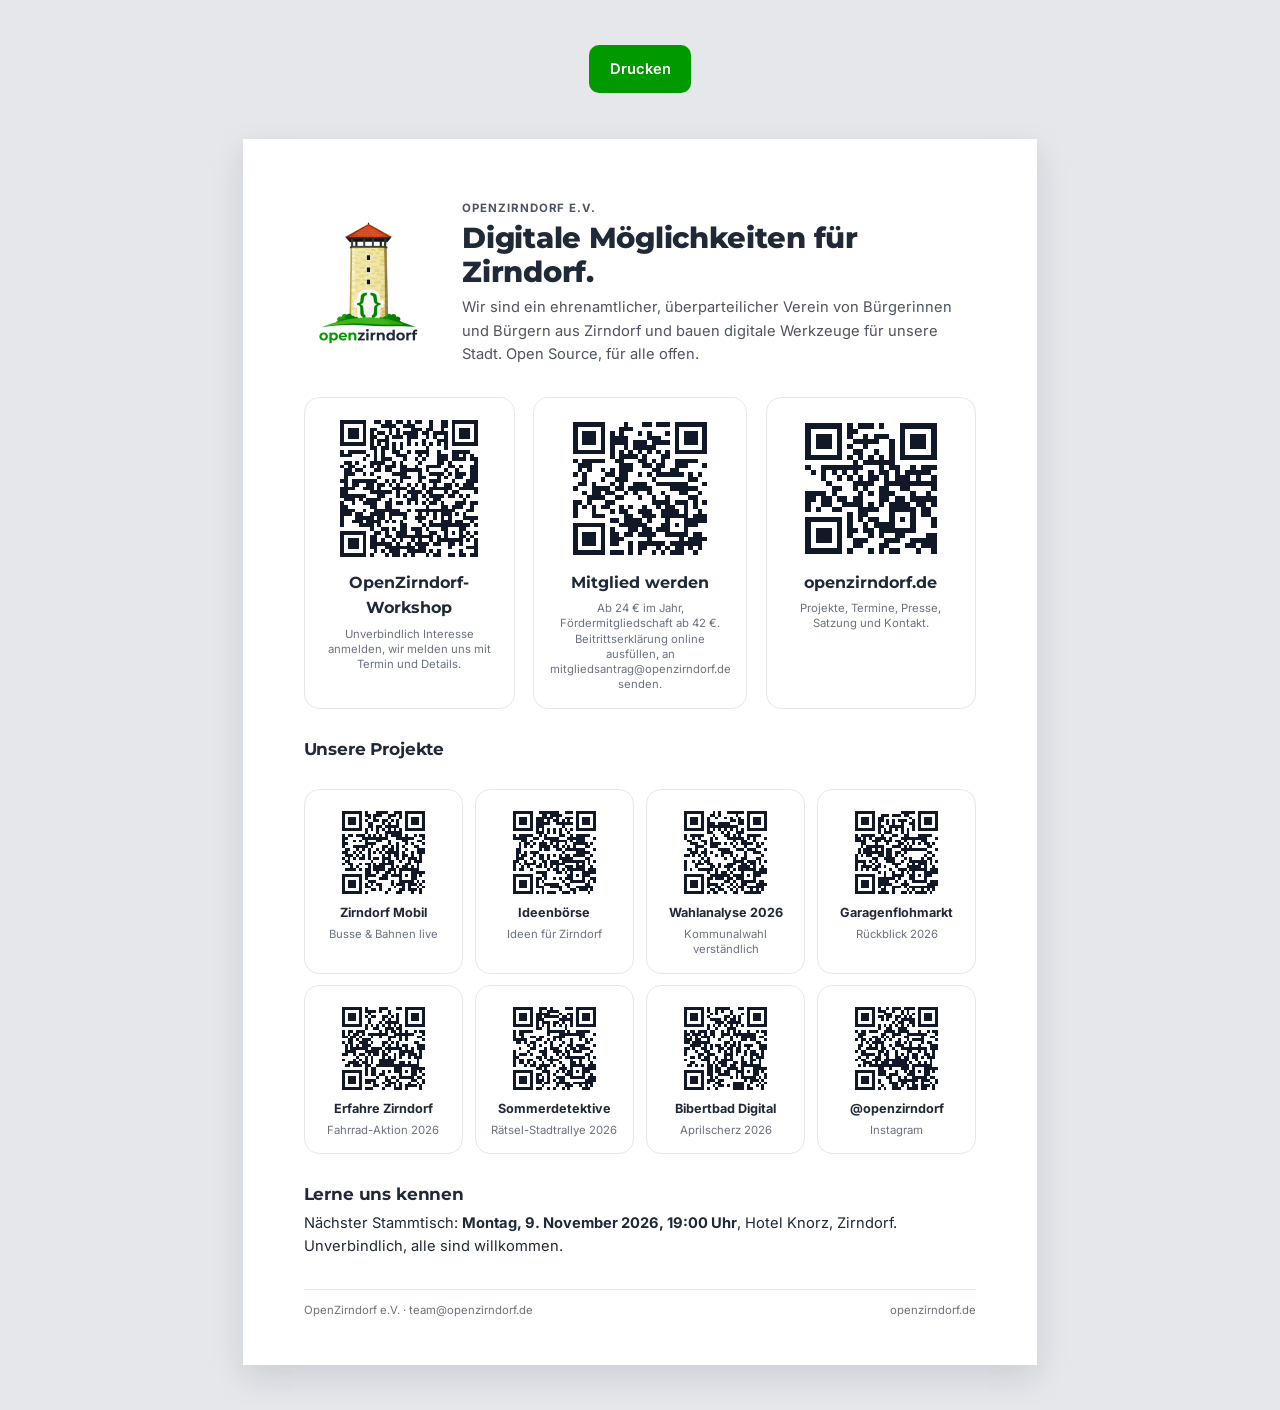
<file: handzettel.html>
<!doctype html>
<html lang="de">
<head>
  <meta charset="utf-8" />
  <meta name="viewport" content="width=device-width, initial-scale=1" />
  <title>OpenZirndorf – Handzettel</title>
  <meta name="robots" content="noindex" />
  <link rel="icon" href="assets/img/favicon.svg" type="image/svg+xml" />
  <link rel="stylesheet" href="assets/styles.css" />
  <style>
    @page { size: A4; margin: 0; }
    body { background: #E5E7EB; font-size: 11pt; }
    .sheet {
      width: 210mm; min-height: 297mm; margin: 12mm auto; background: #fff; padding: 16mm 16mm 12mm;
      display: flex; flex-direction: column; gap: 8mm; box-shadow: var(--shadow-lg);
    }
    .head { display: flex; align-items: center; gap: 8mm; }
    .head img { width: 34mm; }
    .head h1 { font-size: 22pt; font-weight: 800; margin: 1mm 0 2mm; }
    .head p { color: var(--ink-2); }
    .main-qr { display: grid; grid-template-columns: repeat(3, 1fr); gap: 5mm; }
    .main-qr div, .app-qr div { border: 1px solid var(--line); border-radius: 4mm; padding: 4mm; text-align: center; display: flex; flex-direction: column; gap: 1.5mm; align-items: center; }
    .main-qr img { width: 40mm; }
    .main-qr strong { font-family: var(--font-head); font-size: 12pt; }
    .main-qr span, .app-qr span { color: var(--ink-3); font-size: 8.5pt; line-height: 1.35; }
    h2 { font-size: 13pt; }
    .app-qr { display: grid; grid-template-columns: repeat(4, 1fr); gap: 3mm; }
    .app-qr img { width: 25mm; }
    .app-qr strong { font-size: 9.5pt; line-height: 1.25; }
    .foot { margin-top: auto; display: flex; justify-content: space-between; color: var(--ink-3); font-size: 8.5pt; border-top: 1px solid var(--line); padding-top: 3mm; }
    .print-hint { text-align: center; margin: 12mm auto 0; }
    @media print {
      body { background: #fff; }
      .sheet { margin: 0; box-shadow: none; }
      .print-hint { display: none; }
    }
  </style>
</head>
<body>
  <p class="print-hint"><button class="btn btn-primary" type="button" onclick="print()">Drucken</button></p>
  <article class="sheet">
    <header class="head">
      <img src="assets/img/logo.png" alt="OpenZirndorf" />
      <div>
        <p class="eyebrow">OpenZirndorf e.V.</p>
        <h1>Digitale Möglichkeiten für Zirndorf.</h1>
        <p>Wir sind ein ehrenamtlicher, überparteilicher Verein von Bürgerinnen und Bürgern aus Zirndorf und bauen digitale Werkzeuge für unsere Stadt. Open Source, für alle offen.</p>
      </div>
    </header>

    <section class="main-qr">
      <div><img src="assets/qr/workshop.svg" alt="" /><strong>OpenZirndorf-Workshop</strong><span>Unverbindlich Interesse anmelden, wir melden uns mit Termin und Details.</span></div>
      <div><img src="assets/qr/beitritt.svg" alt="" /><strong>Mitglied werden</strong><span>Ab 24 € im Jahr, Fördermitgliedschaft ab 42 €. Beitrittserklärung online ausfüllen, an mitgliedsantrag@openzirndorf.de senden.</span></div>
      <div><img src="assets/qr/website.svg" alt="" /><strong>openzirndorf.de</strong><span>Projekte, Termine, Presse, Satzung und Kontakt.</span></div>
    </section>

    <section>
      <h2>Unsere Projekte</h2>
    </section>
    <section class="app-qr">
      <div><img src="assets/qr/mobil.svg" alt="" /><strong>Zirndorf Mobil</strong><span>Busse &amp; Bahnen live</span></div>
      <div><img src="assets/qr/ideen.svg" alt="" /><strong>Ideenbörse</strong><span>Ideen für Zirndorf</span></div>
      <div><img src="assets/qr/wahl2026.svg" alt="" /><strong>Wahlanalyse 2026</strong><span>Kommunalwahl verständlich</span></div>
      <div><img src="assets/qr/garagenflohmarkt.svg" alt="" /><strong>Garagenflohmarkt</strong><span>Rückblick 2026</span></div>
      <div><img src="assets/qr/erfahre.svg" alt="" /><strong>Erfahre Zirndorf</strong><span>Fahrrad-Aktion 2026</span></div>
      <div><img src="assets/qr/sommerdetektive.svg" alt="" /><strong>Sommerdetektive</strong><span>Rätsel-Stadtrallye 2026</span></div>
      <div><img src="assets/qr/bad.svg" alt="" /><strong>Bibertbad Digital</strong><span>Aprilscherz 2026</span></div>
      <div><img src="assets/qr/instagram.svg" alt="" /><strong>@openzirndorf</strong><span>Instagram</span></div>
    </section>

    <section>
      <h2>Lerne uns kennen</h2>
      <p style="margin-top:2mm">Nächster Stammtisch: <strong>Montag, 9. November 2026, 19:00 Uhr</strong>, Hotel Knorz, Zirndorf. Unverbindlich, alle sind willkommen.</p>
    </section>

    <footer class="foot">
      <span>OpenZirndorf e.V. · team@openzirndorf.de</span>
      <span>openzirndorf.de</span>
    </footer>
  </article>
</body>
</html>
</file>
<file: assets/styles.css>
/* OpenZirndorf – Demo-Seite für den Messestand
   Farben/Typo nach den OpenZirndorf Design Tokens v1 (openzirndorf.de). */

@font-face { font-family: 'Inter'; font-style: normal; font-weight: 400 800; font-display: swap;
  src: url('fonts/inter-latin-6ab57b.woff2') format('woff2');
  unicode-range: U+0000-00FF, U+0131, U+0152-0153, U+02BB-02BC, U+02C6, U+02DA, U+02DC, U+0304, U+0308, U+0329, U+2000-206F, U+20AC, U+2122, U+2191, U+2193, U+2212, U+2215, U+FEFF, U+FFFD; }
@font-face { font-family: 'Inter'; font-style: normal; font-weight: 400 800; font-display: swap;
  src: url('fonts/inter-latin-ext-b6db4a.woff2') format('woff2');
  unicode-range: U+0100-02BA, U+02BD-02C5, U+02C7-02CC, U+02CE-02D7, U+02DD-02FF, U+0304, U+0308, U+0329, U+1D00-1DBF, U+1E00-1E9F, U+1EF2-1EFF, U+2020, U+20A0-20AB, U+20AD-20C0, U+2113, U+2C60-2C7F, U+A720-A7FF; }
@font-face { font-family: 'Montserrat'; font-style: normal; font-weight: 700 800; font-display: swap;
  src: url('fonts/montserrat-latin-49e242.woff2') format('woff2');
  unicode-range: U+0000-00FF, U+0131, U+0152-0153, U+02BB-02BC, U+02C6, U+02DA, U+02DC, U+0304, U+0308, U+0329, U+2000-206F, U+20AC, U+2122, U+2191, U+2193, U+2212, U+2215, U+FEFF, U+FFFD; }
@font-face { font-family: 'Montserrat'; font-style: normal; font-weight: 700 800; font-display: swap;
  src: url('fonts/montserrat-latin-ext-1e82e2.woff2') format('woff2');
  unicode-range: U+0100-02BA, U+02BD-02C5, U+02C7-02CC, U+02CE-02D7, U+02DD-02FF, U+0304, U+0308, U+0329, U+1D00-1DBF, U+1E00-1E9F, U+1EF2-1EFF, U+2020, U+20A0-20AB, U+20AD-20C0, U+2113, U+2C60-2C7F, U+A720-A7FF; }

:root {
  --green: #009A00;
  --green-hover: #007a00;
  --green-text: #006600;
  --green-tint: #eef7e6;
  --orange: #d96020;
  --ink: #1F2937;
  --ink-2: #4B5563;
  --ink-3: #6B7280;
  --line: #E5E7EB;
  --surface: #FFFFFF;
  --bg: #F7F8F6;
  --dark: #111827;

  --font-head: 'Montserrat', 'Inter', system-ui, sans-serif;
  --font-body: 'Inter', 'Segoe UI', system-ui, sans-serif;

  --radius: 10px;
  --radius-lg: 18px;
  --shadow: 0 1px 2px rgba(17,24,39,.05), 0 2px 8px rgba(17,24,39,.06);
  --shadow-lg: 0 12px 32px rgba(17,24,39,.12);
  --topbar-h: 72px;
  --gutter: clamp(16px, 3.2vw, 48px);
  --max: 1360px;
}

*, *::before, *::after { box-sizing: border-box; }
html { -webkit-text-size-adjust: 100%; }
body {
  margin: 0;
  background: var(--bg);
  color: var(--ink);
  font-family: var(--font-body);
  font-size: clamp(16px, 0.35vw + 14px, 19px);
  line-height: 1.6;
  -webkit-font-smoothing: antialiased;
  -webkit-tap-highlight-color: transparent;
  overflow-x: hidden;
}
img { max-width: 100%; display: block; }
a { color: inherit; }
h1, h2, h3 { font-family: var(--font-head); line-height: 1.15; margin: 0; letter-spacing: -0.01em; }
p { margin: 0; }
svg { width: 1.25em; height: 1.25em; fill: none; stroke: currentColor; stroke-width: 2; stroke-linecap: round; stroke-linejoin: round; flex-shrink: 0; }
:focus-visible { outline: 3px solid var(--green); outline-offset: 3px; border-radius: 6px; }

.container { width: 100%; max-width: var(--max); margin: 0 auto; padding: 0 var(--gutter); }
.eyebrow { font-size: .78em; font-weight: 700; letter-spacing: .08em; text-transform: uppercase; color: var(--green-text); }
.accent { color: var(--green); }
.fine { font-size: .86em; color: var(--ink-3); }
[hidden] { display: none !important; }

/* ===== Buttons ===== */
.btn {
  display: inline-flex; align-items: center; justify-content: center; gap: .5em;
  min-height: 48px; padding: .7em 1.3em;
  border-radius: var(--radius); border: 1.5px solid transparent;
  font: 600 1em/1.2 var(--font-body); text-decoration: none; cursor: pointer;
  transition: background .15s, border-color .15s, color .15s, transform .1s;
  user-select: none;
}
.btn:active { transform: scale(.98); }
.btn-lg { min-height: 56px; padding: .85em 1.6em; font-size: 1.04em; }
.btn-sm { min-height: 40px; padding: .45em .9em; font-size: .9em; }
.btn-primary { background: var(--green); color: #fff; }
.btn-primary:hover { background: var(--green-hover); }
.btn-secondary { background: var(--ink); color: #fff; }
.btn-secondary:hover { background: #374151; }
.btn-ghost { background: var(--surface); color: var(--ink); border-color: var(--line); }
.btn-ghost:hover { border-color: #C7CBD1; }
.btn-ghost svg { fill: currentColor; stroke: none; }

.icon-btn {
  display: inline-grid; place-items: center; width: 48px; height: 48px;
  border-radius: var(--radius); border: 1.5px solid var(--line); background: var(--surface);
  color: var(--ink); cursor: pointer;
}
.icon-btn:hover { border-color: #C7CBD1; }

/* ===== Kopfzeile ===== */
.topbar {
  position: sticky; top: 0; z-index: 20;
  height: var(--topbar-h);
  display: grid; grid-template-columns: 1fr auto 1fr; align-items: center; gap: 16px;
  padding: 0 var(--gutter);
  background: rgba(255,255,255,.94);
  backdrop-filter: saturate(1.4) blur(10px);
  border-bottom: 1px solid var(--line);
}
.brand { display: flex; align-items: center; gap: 10px; text-decoration: none; min-width: 0; }
.brand-logo { width: 48px; height: 48px; object-fit: contain; object-position: top; }
.brand-text { font-family: var(--font-head); font-weight: 800; font-size: 1.15em; white-space: nowrap; }
.brand-open { color: var(--green); }
.brand-ev { color: var(--ink-3); font-weight: 700; }
.tabs { display: flex; gap: 4px; background: var(--bg); border: 1px solid var(--line); padding: 4px; border-radius: 12px; }
.tabs a {
  padding: .55em 1.15em; border-radius: 9px; text-decoration: none; font-weight: 600; color: var(--ink-2);
  white-space: nowrap; min-height: 44px; display: inline-flex; align-items: center;
}
.tabs a:hover { color: var(--ink); }
.tabs a[aria-current="page"] { background: var(--surface); color: var(--ink); box-shadow: var(--shadow); }
.topbar-actions { display: flex; justify-content: flex-end; align-items: center; gap: 10px; }
.net-status { font-size: .82em; font-weight: 600; color: #92400E; background: #FEF3C7; border-radius: 999px; padding: .3em .8em; }

/* ===== Start ===== */
.view { padding-bottom: 32px; }
.hero {
  display: grid; grid-template-columns: minmax(0, 1.35fr) minmax(0, 1fr); gap: clamp(24px, 4vw, 64px);
  align-items: center; padding-top: clamp(32px, 5vw, 72px); padding-bottom: clamp(32px, 4vw, 56px);
}
.hero h1 { font-size: clamp(2.1rem, 3.6vw + .5rem, 4rem); font-weight: 800; margin: .35em 0 .45em; }
.lead { font-size: 1.12em; color: var(--ink-2); max-width: 40em; }
.hero-actions { display: flex; flex-wrap: wrap; gap: 12px; margin-top: 1.8em; }
.hero-facts { display: grid; grid-template-columns: 1fr 1fr; gap: 12px; }
.fact {
  background: var(--surface); border: 1px solid var(--line); border-radius: var(--radius-lg);
  padding: clamp(16px, 1.6vw, 26px); display: flex; flex-direction: column; gap: .3em;
}
.fact strong { font-family: var(--font-head); font-size: clamp(1.7rem, 2vw + .6rem, 2.6rem); line-height: 1; color: var(--ink); }
.fact span { color: var(--ink-3); font-size: .92em; line-height: 1.4; }

.section-head { display: flex; flex-wrap: wrap; align-items: baseline; justify-content: space-between; gap: 8px 32px; margin: 8px 0 20px; }
.section-head h2 { font-size: clamp(1.5rem, 1.4vw + 1rem, 2.2rem); }
.section-head p { color: var(--ink-3); max-width: 46em; }
.section-head--page { display: block; padding-top: clamp(28px, 4vw, 56px); margin-bottom: 28px; }
.section-head--page h2 { font-size: clamp(1.9rem, 2.4vw + 1rem, 3rem); margin: .25em 0 .35em; }

/* App-Kacheln */
.app-grid { display: grid; grid-template-columns: repeat(auto-fill, minmax(min(100%, 380px), 1fr)); gap: 16px; }
.app-tile {
  display: grid; grid-template-columns: 112px 1fr; gap: 16px; align-items: start;
  text-align: left; font: inherit; color: inherit; cursor: pointer;
  background: var(--surface); border: 1px solid var(--line); border-radius: var(--radius-lg);
  padding: 14px; box-shadow: var(--shadow);
  transition: border-color .15s, box-shadow .15s, transform .15s;
}
.app-tile:hover { border-color: #C7CBD1; box-shadow: var(--shadow-lg); }
.app-tile:active { transform: scale(.99); }
.app-shot {
  width: 112px; aspect-ratio: 9 / 16; border-radius: 12px; overflow: hidden;
  border: 1px solid var(--line); background: var(--bg);
}
.app-shot img { width: 100%; height: 100%; object-fit: cover; object-position: top; }
.app-info { display: flex; flex-direction: column; gap: .45em; min-width: 0; padding-top: 2px; height: 100%; }
.app-info h3 { font-size: 1.12em; }
.app-info p { color: var(--ink-2); font-size: .92em; line-height: 1.45; }
.app-host { margin-top: auto; font-size: .8em; color: var(--ink-3); font-weight: 500; white-space: nowrap; overflow: hidden; text-overflow: ellipsis; }
.app-host svg { width: 1em; height: 1em; }
.status {
  display: inline-flex; align-items: center; gap: .45em; align-self: flex-start;
  font-size: .76em; font-weight: 600; color: var(--ink-2);
  background: var(--bg); border: 1px solid var(--line); border-radius: 999px; padding: .2em .7em; white-space: nowrap;
}
.status::before { content: ''; width: .55em; height: .55em; border-radius: 50%; background: #9CA3AF; }
.status--live { color: var(--green-text); background: var(--green-tint); border-color: #CDE8C0; }
.status--live::before { background: var(--green); }

/* Ausblick: bewusst zurückhaltend */
.outlook { margin-top: 32px; padding-top: 20px; border-top: 1px dashed #D1D5DB; }
.outlook .eyebrow { color: var(--ink-3); margin-bottom: 12px; }
.outlook-row { display: grid; grid-template-columns: repeat(auto-fill, minmax(min(100%, 380px), 1fr)); gap: 16px; }
.outlook .app-tile { background: transparent; box-shadow: none; border-style: dashed; grid-template-columns: 72px 1fr; }
.outlook .app-shot { width: 72px; opacity: .9; }
.outlook .app-info h3 { font-size: 1em; }

.website-strip {
  margin-top: 28px; display: flex; align-items: center; justify-content: space-between; gap: 20px;
  background: var(--ink); color: #fff; border-radius: var(--radius-lg); padding: 20px 24px; text-decoration: none;
}
.website-strip > span { display: flex; flex-direction: column; gap: .2em; }
.website-strip strong { font-family: var(--font-head); font-size: 1.25em; }
.website-strip span span { color: #D1D5DB; }
.qr-sm { width: 96px; height: 96px; border-radius: 8px; background: #fff; padding: 2px; flex-shrink: 0; }

/* ===== Mitmachen ===== */
.join-grid { display: grid; grid-template-columns: repeat(3, minmax(0, 1fr)); gap: 16px; }
.join-card {
  background: var(--surface); border: 1px solid var(--line); border-radius: var(--radius-lg);
  padding: clamp(20px, 2vw, 32px); display: flex; flex-direction: column; gap: 24px; box-shadow: var(--shadow);
}
.join-card.is-highlight { border-color: var(--green); box-shadow: 0 0 0 3px var(--green-tint), var(--shadow-lg); }
.join-body { display: flex; flex-direction: column; gap: .7em; flex: 1; align-items: flex-start; }
.join-body h3 { font-size: 1.5em; }
.join-body p { color: var(--ink-2); }
.join-body .btn { margin-top: auto; }
.join-body .bullets { font-size: 1em; margin: .2em 0 .6em; gap: .4em; color: var(--ink-2); }
.join-qr { margin: 0; display: flex; flex-direction: column; align-items: center; gap: 8px; padding-top: 20px; border-top: 1px solid var(--line); }
.join-qr img { width: min(220px, 100%); aspect-ratio: 1; }
.join-qr figcaption { font-size: .85em; font-weight: 600; color: var(--ink-3); }
.price-list { list-style: none; padding: 0; margin: .2em 0 .3em; width: 100%; display: flex; flex-direction: column; }
.price-list li { display: flex; justify-content: space-between; gap: 12px; padding: .45em 0; border-bottom: 1px dashed var(--line); font-size: .93em; }
.price-list li span { color: var(--ink-2); }
.price-list li strong { white-space: nowrap; }

.more-grid { display: grid; grid-template-columns: repeat(3, minmax(0, 1fr)); gap: 16px; margin-top: 16px; }
.more-card {
  background: var(--surface); border: 1px solid var(--line); border-radius: var(--radius-lg);
  padding: 20px 24px; display: flex; flex-direction: column; gap: .4em;
}
.more-card h3 { font-size: 1.2em; }
.more-card p { color: var(--ink-2); }
.more-card--qr { flex-direction: row; align-items: center; justify-content: space-between; gap: 16px; }
.more-card--qr > div { display: flex; flex-direction: column; gap: .4em; }

.footer {
  display: flex; flex-wrap: wrap; justify-content: space-between; gap: 8px 24px;
  padding-top: 24px; padding-bottom: 32px; color: var(--ink-3); font-size: .85em;
  border-top: 1px solid var(--line); margin-top: 24px;
}
.footer-links { display: flex; gap: 20px; }
.footer a { color: var(--ink-3); }
body.in-deck .footer { display: none; }

/* ===== Präsentation ===== */
.view-deck { padding: 0; }
.deck {
  position: relative; height: calc(100dvh - var(--topbar-h)); min-height: 520px;
  background: var(--surface); overflow: hidden; outline: none;
}
.deck-progress { position: absolute; top: 0; left: 0; right: 0; display: flex; gap: 6px; padding: 14px var(--gutter) 0; z-index: 3; }
.deck-progress button {
  flex: 1; height: 14px; padding: 5px 0; border: 0; background: none; cursor: pointer;
}
.deck-progress span { display: block; height: 4px; border-radius: 4px; background: var(--line); overflow: hidden; }
.deck-progress i { display: block; height: 100%; width: 0; background: var(--green); }
.deck-progress .done i { width: 100%; }
.deck-progress .active i { animation: fill var(--slide-ms, 11000ms) linear forwards; }
.deck.is-paused .deck-progress .active i { animation-play-state: paused; }
@keyframes fill { to { width: 100%; } }

.deck-slides { position: absolute; inset: 0; }
.slide {
  position: absolute; inset: 0; padding: 56px var(--gutter) 96px;
  display: grid; align-items: center; justify-items: center;
  opacity: 0; visibility: hidden; transform: translateY(12px);
  transition: opacity .6s ease, transform .6s ease, visibility 0s .6s;
}
.slide.is-active { opacity: 1; visibility: visible; transform: none; transition: opacity .6s ease, transform .6s ease; }
.slide-inner { width: 100%; max-width: 1240px; }
.slide--wide .slide-inner { max-width: 1560px; }
.slide .eyebrow { font-size: clamp(.8rem, .5vw + .6rem, 1.05rem); margin-bottom: .9em; }
.slide h2 { font-size: clamp(2rem, 3.2vw + .6rem, 4rem); font-weight: 800; margin-bottom: .45em; max-width: 22ch; }
.slide .slide-lead { font-size: clamp(1.05rem, .8vw + .8rem, 1.6rem); color: var(--ink-2); max-width: 38em; line-height: 1.5; }

/* gestaffeltes Einblenden */
.slide [data-step] { opacity: 0; transform: translateY(14px); transition: opacity .55s ease, transform .55s ease; }
.slide.is-active [data-step] { opacity: 1; transform: none; transition-delay: calc(var(--d, 0) * 140ms + 200ms); }

.slide--title { background: linear-gradient(180deg, #fff 0%, #fff 60%, var(--green-tint) 100%); }
.slide--title .slide-inner { display: grid; grid-template-columns: minmax(0, 1.4fr) minmax(0, 1fr); gap: 48px; align-items: center; }
.slide--title h2 { font-size: clamp(2.4rem, 4.4vw + .5rem, 5.4rem); }
.slide--title img { width: min(100%, 440px); justify-self: center; }

.slide--dark { background: var(--dark); color: #fff; }
.slide--dark .eyebrow { color: #86EFAC; }
.slide--dark .slide-lead, .slide--dark .card p { color: #D1D5DB; }
.slide--dark .card { background: #1F2937; border-color: #374151; }
.slide--dark .card h3 { color: #fff; }

.cards { display: grid; gap: 16px; margin-top: clamp(24px, 3vw, 44px); }
.cards-2 { grid-template-columns: repeat(2, minmax(0, 1fr)); }
.cards-3 { grid-template-columns: repeat(3, minmax(0, 1fr)); }
.cards-4 { grid-template-columns: repeat(4, minmax(0, 1fr)); }
.card { background: var(--bg); border: 1px solid var(--line); border-radius: var(--radius-lg); padding: clamp(18px, 1.6vw, 28px); }
.card h3 { font-size: clamp(1.05rem, .6vw + .8rem, 1.45rem); margin-bottom: .4em; }
.card p { color: var(--ink-2); font-size: clamp(.95rem, .3vw + .8rem, 1.12rem); line-height: 1.5; }
.card-num { font-family: var(--font-head); font-weight: 800; color: var(--green); font-size: clamp(2rem, 2.4vw + .6rem, 3.4rem); line-height: 1; margin-bottom: .25em; }
.slide--dark .card-num { color: #4ADE80; }
.card-icon { width: 44px; height: 44px; border-radius: 12px; display: grid; place-items: center; background: var(--green-tint); color: var(--green-text); margin-bottom: .9em; }
.card-icon svg { width: 24px; height: 24px; }

/* Zeitleiste */
.timeline { list-style: none; padding: 0; margin: clamp(24px, 3vw, 48px) 0 0; display: grid; grid-template-columns: repeat(6, minmax(0, 1fr)); gap: 0; position: relative; }
.timeline + .fine { margin-top: clamp(20px, 2.5vw, 36px); font-size: clamp(.9rem, .3vw + .75rem, 1.1rem); }
.timeline::before { content: ''; position: absolute; left: 0; right: 0; top: 11px; height: 3px; background: var(--line); border-radius: 3px; }
.timeline li { position: relative; padding: 36px 24px 0 0; min-width: 0; }
.timeline li::before { content: ''; position: absolute; top: 2px; left: 0; width: 21px; height: 21px; border-radius: 50%; background: #fff; border: 4px solid var(--green); }
.timeline time { display: block; font-weight: 700; color: var(--green-text); font-size: clamp(.85rem, .3vw + .7rem, 1.05rem); margin-bottom: .3em; }
.timeline strong { display: block; font-family: var(--font-head); font-size: clamp(1rem, .45vw + .75rem, 1.25rem);  line-height: 1.2; margin-bottom: .3em; }
.timeline span { display: block; color: var(--ink-2); font-size: clamp(.88rem, .3vw + .72rem, 1.05rem); line-height: 1.45; }

/* Ablauf */
.flow { display: grid; grid-template-columns: repeat(4, minmax(0, 1fr)); gap: 16px; margin-top: clamp(24px, 3vw, 48px); counter-reset: step; }
.flow .card { position: relative; }
.flow .card::before { counter-increment: step; content: counter(step); display: grid; place-items: center; width: 40px; height: 40px; border-radius: 50%; background: var(--green); color: #fff; font-weight: 800; font-family: var(--font-head); margin-bottom: .8em; }
.flow .card:not(:last-child)::after { content: ''; position: absolute; right: -14px; top: 38px; width: 12px; height: 12px; border-top: 3px solid #C7CBD1; border-right: 3px solid #C7CBD1; transform: rotate(45deg); }

/* Aufruf-Folien mit QR */
.cta-slide { display: grid; grid-template-columns: minmax(0, 1.5fr) auto; gap: clamp(32px, 5vw, 96px); align-items: center; }
.cta-qr { background: #fff; border-radius: 22px; padding: 18px; box-shadow: var(--shadow-lg); border: 1px solid var(--line); text-align: center; }
.cta-qr img { width: clamp(200px, 22vw, 340px); aspect-ratio: 1; }
.cta-qr span { display: block; font-weight: 700; margin-top: 6px; color: var(--ink-2); }
.bullets { list-style: none; padding: 0; margin: 1.4em 0 0; display: flex; flex-direction: column; gap: .7em; font-size: clamp(1rem, .5vw + .8rem, 1.35rem); }
.bullets li { display: flex; gap: .7em; align-items: baseline; }
.bullets li::before { content: ''; width: .55em; height: .55em; border-radius: 50%; background: var(--green); flex-shrink: 0; transform: translateY(-.1em); }
.bullets strong { white-space: nowrap; }

/* Team */
.team { display: grid; grid-template-columns: minmax(0, 1.25fr) minmax(0, 1fr); gap: clamp(24px, 4vw, 64px); align-items: center; }
.team figure { margin: 0; }
.team img { width: 100%; border-radius: var(--radius-lg); box-shadow: var(--shadow-lg); }
.team figcaption { font-size: .8em; color: var(--ink-3); margin-top: 10px; line-height: 1.45; }
.roles { list-style: none; padding: 0; margin: 1.2em 0 0; display: grid; gap: 0; }
.roles li { display: flex; justify-content: space-between; gap: 16px; padding: .55em 0; border-bottom: 1px solid var(--line); font-size: clamp(.95rem, .3vw + .8rem, 1.15rem); }
.roles li span { color: var(--ink-3); }

.mascots { display: flex; gap: clamp(8px, 1.5vw, 24px); margin-top: clamp(24px, 3vw, 40px); align-items: flex-end; }
.mascots img { width: clamp(72px, 9vw, 150px); height: auto; }

.deck-controls {
  position: absolute; left: 50%; bottom: 22px; transform: translateX(-50%); z-index: 3;
  display: flex; align-items: center; gap: 8px;
  background: rgba(255,255,255,.92); border: 1px solid var(--line); border-radius: 14px; padding: 6px; box-shadow: var(--shadow);
}
.deck-count { min-width: 64px; text-align: center; font-variant-numeric: tabular-nums; font-weight: 600; color: var(--ink-2); font-size: .9em; }
.deck .i-play { display: none; }
.deck.is-paused .i-play { display: block; fill: currentColor; stroke: none; }
.deck.is-paused .i-pause { display: none; }

/* ===== App-Ansicht ===== */
.viewer { position: fixed; inset: 0; z-index: 50; background: var(--bg); display: flex; flex-direction: column; }
.viewer-bar {
  display: grid; grid-template-columns: auto 1fr auto; align-items: center; gap: 16px;
  padding: 10px var(--gutter); background: var(--surface); border-bottom: 1px solid var(--line); min-height: var(--topbar-h);
}
.btn-back { background: var(--green); color: #fff; min-height: 52px; font-size: 1.02em; }
.btn-back:hover { background: var(--green-hover); }
.viewer-title { display: flex; flex-direction: column; min-width: 0; line-height: 1.3; }
.viewer-title strong { font-family: var(--font-head); font-size: 1.15em; }
.viewer-title span { color: var(--ink-3); font-size: .85em; overflow: hidden; text-overflow: ellipsis; white-space: nowrap; }
.viewer-actions { display: flex; gap: 8px; }
.viewer-stage { flex: 1; min-height: 0; display: grid; grid-template-columns: minmax(0, 1fr) 300px; gap: 24px; padding: 20px var(--gutter); }
.viewer-frame-wrap { min-height: 0; display: flex; justify-content: center; }
.viewer-frame-wrap iframe {
  width: 100%; height: 100%; border: 1px solid var(--line); border-radius: var(--radius-lg); background: #fff; box-shadow: var(--shadow-lg);
}
.viewer-frame-wrap.is-phone iframe { width: min(100%, 430px); border-radius: 28px; border: 8px solid var(--dark); }
.viewer-side { display: flex; flex-direction: column; gap: 14px; align-self: center; }
.viewer-side p { color: var(--ink-2); }
.join-qr--side { background: var(--surface); border: 1px solid var(--line); border-radius: var(--radius-lg); padding: 16px; }
.join-qr--side img { width: 100%; }

.noembed {
  align-self: center; display: grid; grid-template-columns: 260px minmax(0, 1fr); gap: 32px; align-items: center;
  background: var(--surface); border: 1px solid var(--line); border-radius: var(--radius-lg); padding: 28px; max-width: 760px; box-shadow: var(--shadow);
}
.noembed img { border-radius: 16px; border: 1px solid var(--line); }
.noembed h3 { font-size: 1.5em; margin-bottom: .5em; }
.noembed p { color: var(--ink-2); margin-bottom: 1.2em; }

/* ===== Noch da? ===== */
.idle-prompt { position: fixed; inset: 0; z-index: 80; background: rgba(17,24,39,.55); display: grid; place-items: center; padding: 16px; }
.idle-card { background: #fff; border-radius: var(--radius-lg); padding: 32px; max-width: 440px; text-align: center; box-shadow: var(--shadow-lg); }
.idle-card h3 { font-size: 1.7em; margin-bottom: .4em; }
.idle-card p { color: var(--ink-2); margin-bottom: 1.4em; }

/* ===== Responsiv ===== */
@media (max-width: 1100px) {
  .join-grid, .more-grid { grid-template-columns: 1fr; }
  .join-card { flex-direction: row; }
  .join-qr { border-top: 0; border-left: 1px solid var(--line); padding: 0 0 0 24px; justify-content: center; }
  .join-qr img { width: 180px; }
  .cards-4 { grid-template-columns: repeat(2, minmax(0, 1fr)); }
  .timeline { grid-template-columns: 1fr; gap: 14px; }
  .timeline::before { left: 9px; right: auto; top: 0; bottom: 0; width: 3px; height: auto; }
  .timeline li { padding: 0 0 0 40px; }
  .flow { grid-template-columns: repeat(2, minmax(0, 1fr)); }
  .flow .card::after { display: none; }
  .viewer-stage { grid-template-columns: 1fr; }
  .viewer-side { display: none; }
}
@media (max-width: 860px) {
  .topbar { grid-template-columns: auto 1fr; }
  .topbar .tabs { grid-column: 1 / -1; grid-row: 2; justify-content: center; }
  .topbar { height: auto; padding-top: 8px; padding-bottom: 8px; }
  :root { --topbar-h: 124px; }
  .hero { grid-template-columns: 1fr; }
  .slide--title .slide-inner, .cta-slide, .team { grid-template-columns: 1fr; }
  .slide--title img { width: 180px; justify-self: start; order: -1; }
  .cta-qr img { width: 180px; }
  .cards-2, .cards-3 { grid-template-columns: 1fr; }
  .slide { overflow-y: auto; align-items: start; }
  .viewer-bar { grid-template-columns: 1fr auto; }
  .viewer-title { display: none; }
  .noembed { grid-template-columns: 1fr; }
  .noembed img { width: 180px; }
}
@media (max-width: 560px) {
  .brand-text { font-size: 1em; }
  .tabs a { padding: .5em .8em; }
  .join-card { flex-direction: column; }
  .join-qr { border-left: 0; border-top: 1px solid var(--line); padding: 20px 0 0; }
  .cards-4, .flow { grid-template-columns: 1fr; }
  .app-tile { grid-template-columns: 88px 1fr; }
  .app-shot { width: 88px; }
  .viewer-actions .btn:first-child { display: none; }
  .website-strip .qr-sm { display: none; }
}
@media (prefers-reduced-motion: reduce) {
  .slide, .slide [data-step] { transition: none !important; transform: none !important; }
}
</file>
